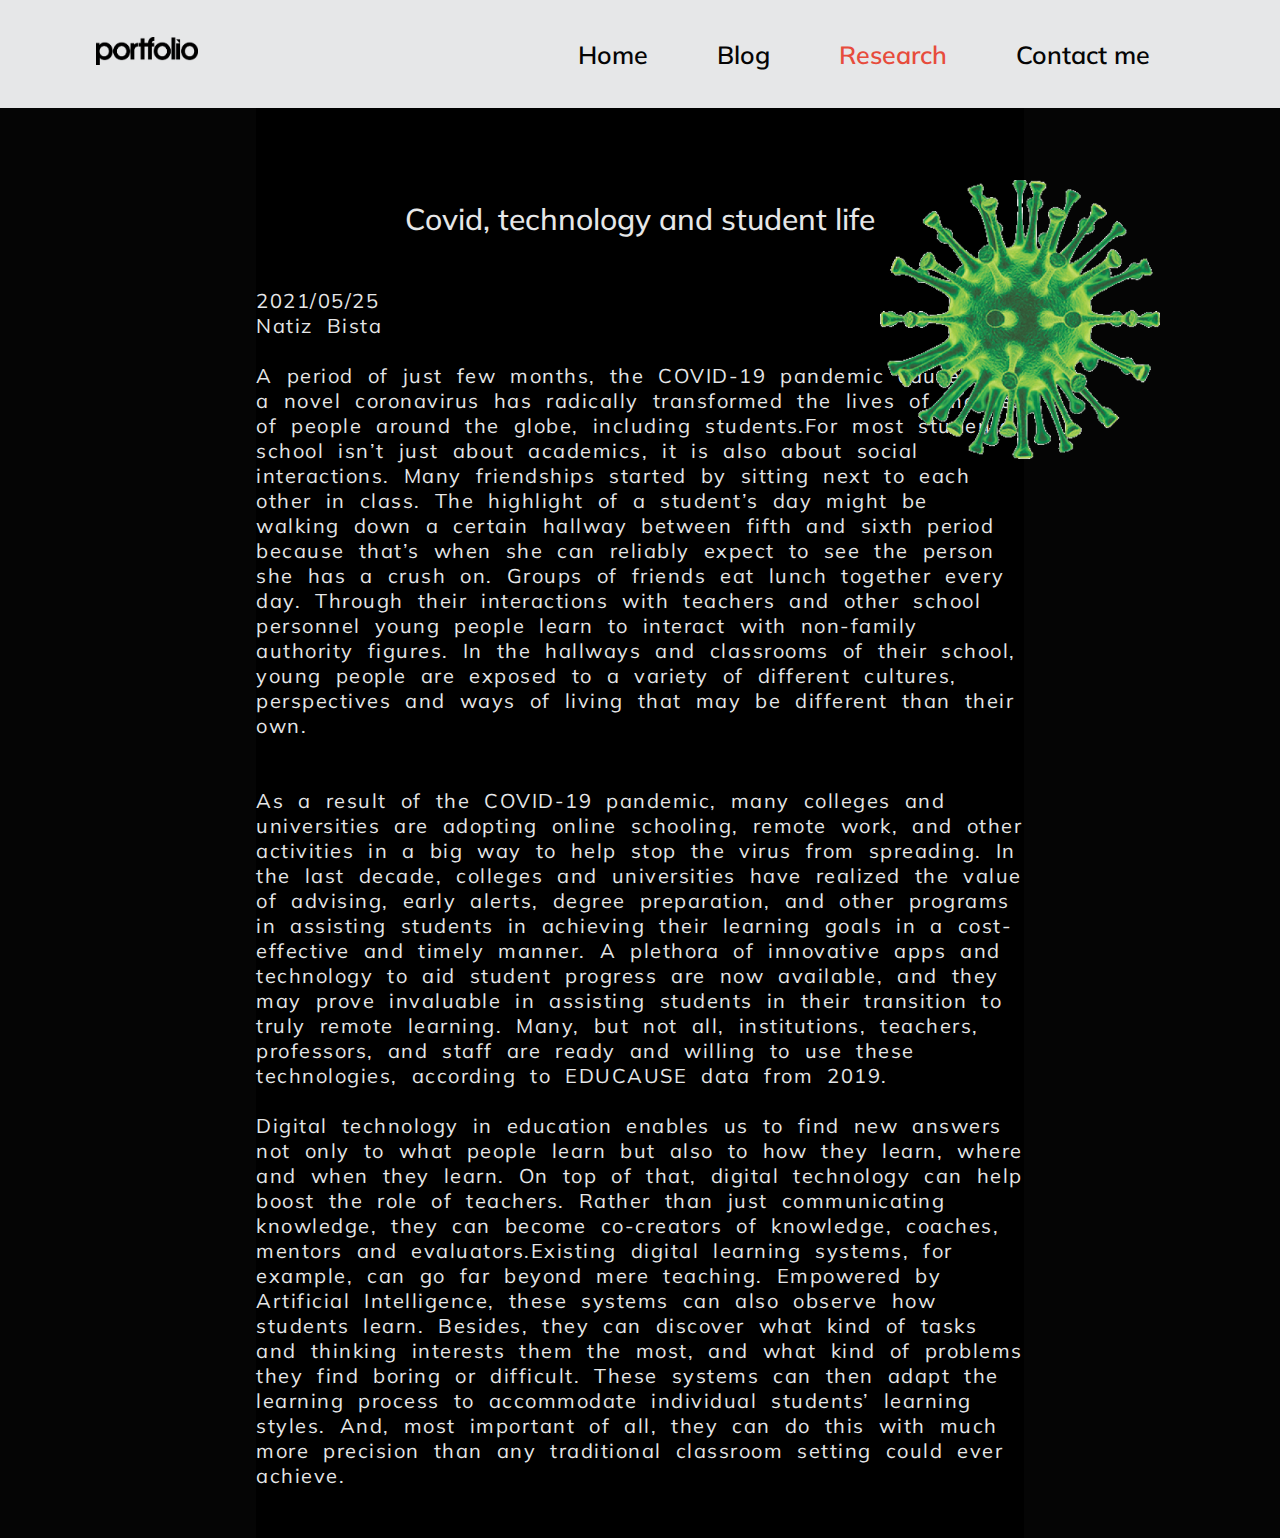
<file: Blog/index.html>
<!DOCTYPE html>
<html lang="en">
<head>
   <!-- meta tags--> 
   <meta charset="UTF-8">
   <meta http-equiv="X-UA-Compatible" content="IE=edge">
   <meta name="viewport" content="width=device-width, initial-scale=1.0">
   <title>Blog</title>
    <!--linking stylesheet --> 
   <link rel="stylesheet" href="style.css">
   <!--internal styling-->
   <style>
    /*importing google fonts */
     @import url('https://fonts.googleapis.com/css2?family=Anton&family=Mulish:wght@200&display=swap');
     </style>
</head>
<body>
 <!-- creating navigation bar-->  
   <nav>
      <!-- creating logo division of navigation bar--> 
       <div class="logo">
           <a href=""><img src="PNGIX.com_portfolio-logo-png_5014855.png" alt=""></a>
       </div>
        <!-- creating links division for navigation bar--> 
       <div class="items">
           <a href="../home/index.html">Home</a>
           <a href="../Blog/index.html">Blog</a>
           <a href="../Research/index.html">Research</a>
           <a href="../contact/index.html">Contact me</a>
       </div>
   </nav>
   <!--section for blog-->
    <article>
        <div class="article-texts">
            <!--inline css-->
            <h1 style="text-align: center;">Covid, technology and student life</h1>
            <p>2021/05/25 <br>Natiz Bista <br> <br>A period of just few months, the COVID-19 pandemic caused by a novel coronavirus has radically transformed the lives of masses of people around the globe, including students.For most students school isn’t just about academics, it is also about social interactions. Many friendships started by sitting next to each other in class. The highlight of a student’s day might be walking down a certain hallway between fifth and sixth period because that’s when she can reliably expect to see the person she has a crush on. Groups of friends eat lunch together every day. Through their interactions with teachers and other school personnel young people learn to interact with non-family authority figures. In the hallways and classrooms of their school, young people are exposed to a variety of different cultures, perspectives and ways of living that may be different than their own. <br> <br> <br>  As a result of the COVID-19 pandemic, many colleges and universities are adopting online schooling, remote work, and other activities in a big way to help stop the virus from spreading. In the last decade, colleges and universities have realized the value of advising, early alerts, degree preparation, and other programs in assisting students in achieving their learning goals in a cost-effective and timely manner. A plethora of innovative apps and technology to aid student progress are now available, and they may prove invaluable in assisting students in their transition to truly remote learning. Many, but not all, institutions, teachers, professors, and staff are ready and willing to use these technologies, according to EDUCAUSE data from 2019. <br> <br>Digital technology in education enables us to find new answers not only to what people learn but also to how they learn, where and when they learn. On top of that, digital technology can help boost the role of teachers. Rather than just communicating knowledge, they can become co-creators of knowledge, coaches, mentors and evaluators.Existing digital learning systems, for example, can go far beyond mere teaching. Empowered by Artificial Intelligence, these systems can also observe how students learn. Besides, they can discover what kind of tasks and thinking interests them the most, and what kind of problems they find boring or difficult. These systems can then adapt the learning process to accommodate individual students’ learning styles. And, most important of all, they can do this with much more precision than any traditional classroom setting could ever achieve.</p>
        </div>
    </article>
    <!--image for blog-->
    <div class="image1">
        <img src="c9d8a94b1b2763367a98456840404ca1.png" alt="">
    </div>
    <!--linking script file-->
    <script src="script.js"></script>
    
</body>
</html>
</file>
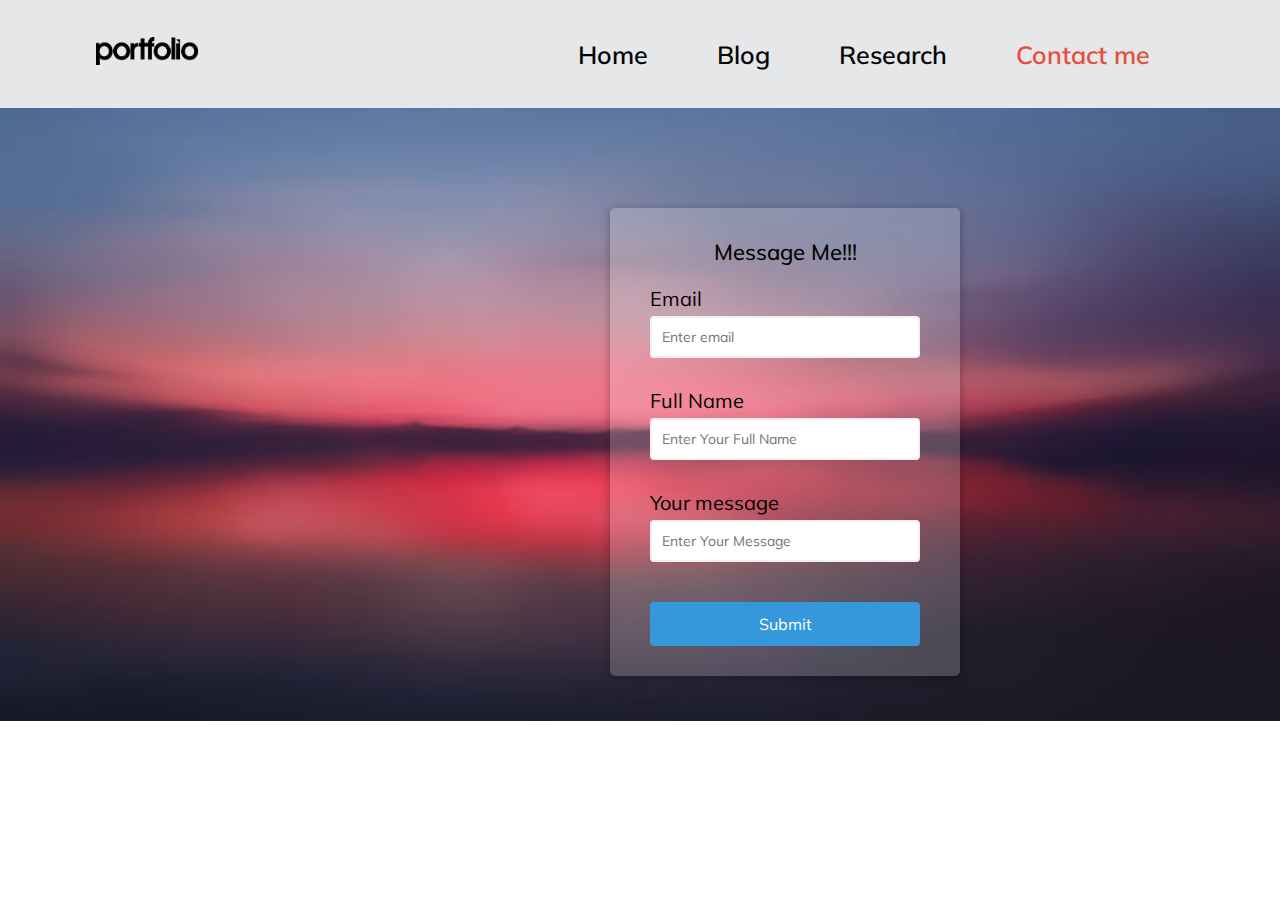
<file: contact/index.html>
<!DOCTYPE html>
<html lang="en">
<head>
   <!--meta tags-->
    <meta charset="UTF-8">
    <meta http-equiv="X-UA-Compatible" content="IE=edge">
    <meta name="viewport" content="width=device-width, initial-scale=1.0">
    <title>Contact Page</title>
     <!--linking the external stylesheet-->
    <link rel="stylesheet" href="style.css">
</head>
<body>
   <!-- creating navigation bar-->  
   <nav>
    <!-- creating logo division of navigation bar--> 
     <div class="logo">
         <a href=""><img src="PNGIX.com_portfolio-logo-png_5014855.png" alt=""></a>
     </div>
      <!-- creating links division for navigation bar--> 
     <div class="items">
         <a href="../home/index.html">Home</a>
         <a href="../Blog/index.html">Blog</a>
         <a href="../Research/index.html">Research</a>
         <a href="../contact/index.html">Contact me</a>
     </div>
  </nav>
    <!--creating container for the form-->
    <div class="container">
       <!--creating the form-->
        <form id="form" class="form">
          <h2>Message Me!!!</h2>
           <!--division for email-->
          <div class="form-control">
            <label for="email">Email</label>
            <input type="email" id="Email" placeholder="Enter email" />
            <small>Error message</small>
          </div>
           <!--division for full name-->
          <div class="form-control">
            <label for="name">Full Name</label>
            <input type="text" id="fullName" placeholder="Enter Your Full Name" />
            <small>Error message</small>
          </div>
           <!--division for message-->
          <div class="form-control">
            <label for="message">Your message</label>
            <input type="text" id="message" placeholder="Enter Your Message" />
            <small>Error message</small>
          </div>
           <!--submit button-->
          <button type="submit" id="submit">Submit</button>
        </form>
      </div>
       <!--linking the script file-->
      <script src="script.js"></script>
</body>
</html>
</file>
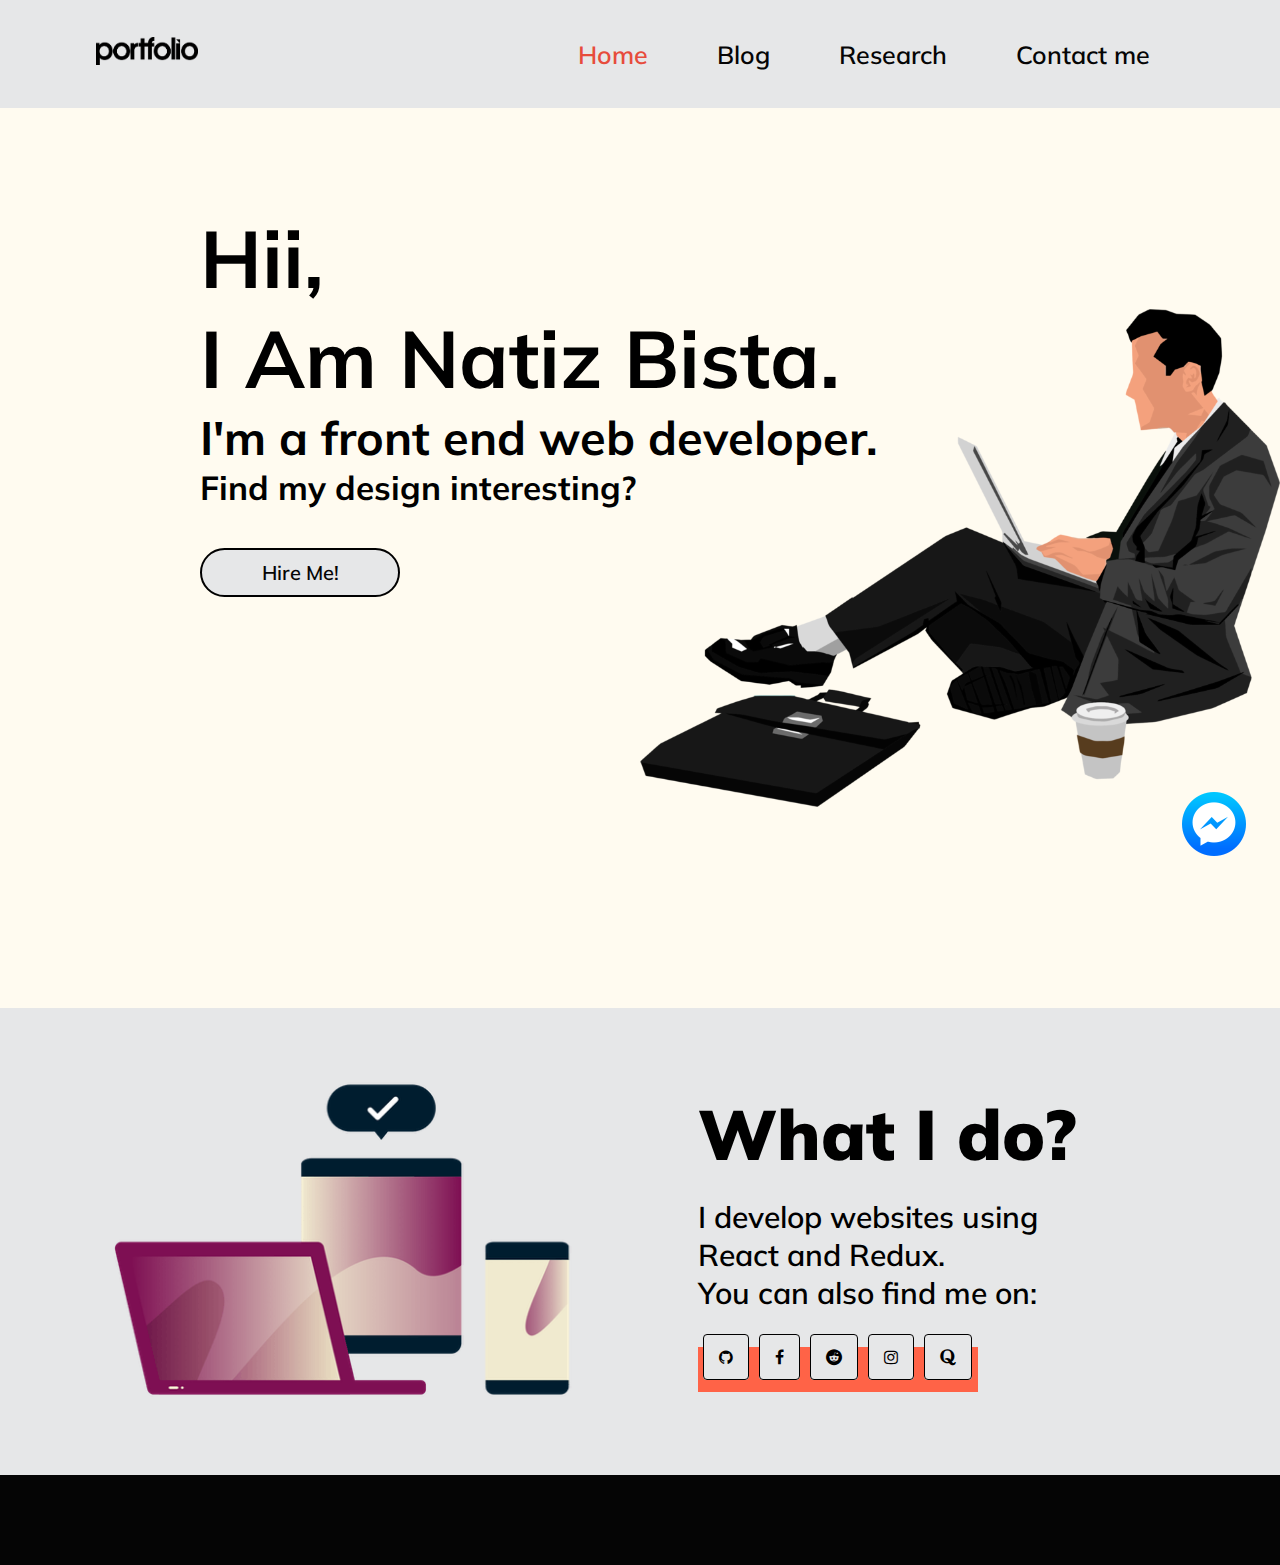
<file: home/index.html>
<!DOCTYPE html>
<html lang="en">
<head>
   <!-- meta tags--> 
    <meta charset="UTF-8">
    <meta http-equiv="X-UA-Compatible" content="IE=edge">
    <meta name="viewport" content="width=device-width, initial-scale=1.0">
    <title>Home page</title>
     <!--linking stylesheet --> 
    <link rel="stylesheet" href="style.css">
     <!--linking the icons --> 
    <link rel="stylesheet" href="https://cdnjs.cloudflare.com/ajax/libs/font-awesome/4.7.0/css/font-awesome.min.css">
     <!--internal CSS styling --> 
    <style>
     /*importing google fonts */
      @import url('https://fonts.googleapis.com/css2?family=Anton&family=Mulish:wght@200&display=swap');
      </style>
</head>
<body>
  <!-- creating navigation bar-->  
    <nav>
       <!-- creating logo division of navigation bar--> 
        <div class="logo">
            <a href=""><img src="PNGIX.com_portfolio-logo-png_5014855.png" alt=""></a>
        </div>
         <!-- creating links division for navigation bar--> 
        <div class="items">
            <a href="../home/index.html">Home</a>
            <a href="../Blog/index.html">Blog</a>
            <a href="../Research/index.html">Research</a>
            <a href="../contact/index.html">Contact me</a>
        </div>
    </nav>
     <!-- creating the introduction part--> 
    <div class="main-texts">
      <div class="texts">
        <h1>Hii, <br>I Am Natiz Bista.</h1>
        <h3>I'm a front end web developer.</h3>
        <h5>Find my design interesting?</h5>
        <button href="../contact/index.html">Hire Me!</button>
      </div>
    </div>
     <!-- section for secondary information--> 
    <section class="four">
        <!--image for this section --> 
        <div class="image">
            <img src="3.jpg" alt="">
        </div>
         <!--texts of this section --> 
        <div class="text">
            <h1>What I do?</h1>
            <p>I develop websites using <br> React and Redux. <br> You can also find me on:</p>
             <!-- links to different social medias--> 
            <ul>
                <li><a href="https://github.com/Natiz88" target="_blank"><i class="fa fa-github"></i></a></li>
                <li><a href="https://www.facebook.com/sqrandle.hatred" target="_blank"><i class="fa fa-facebook"></i></a></li>
                <li><a href=""><i class="fa fa-reddit"></i></a></li>
                <li><a href=""><i class="fa fa-instagram"></i></a></li>
                <li><a href=""><i class="fa fa-quora"></i></a></li>
            </ul>
        </div>
    </section>
         <!--creating container for the form-->
    <div class="container" id="container">
      <!--creating the form-->
       <form id="form" class="form">
         <h2>Message Me!!!</h2>
          <!--division for email-->
         <div class="form-control">
           <label for="email">Email</label>
           <input type="email" id="Email" placeholder="Enter email" />
           <small>Error message</small>
         </div>
          <!--division for full name-->
         <div class="form-control">
           <label for="name">Full Name</label>
           <input type="text" id="fullName" placeholder="Enter Your Full Name" />
           <small>Error message</small>
         </div>
          <!--division for message-->
         <div class="form-control">
           <label for="message">Your message</label>
           <input type="text" id="message" placeholder="Enter Your Message" />
           <small>Error message</small>
         </div>
          <!--submit button-->
         <button type="submit" id="submit">Submit</button>
       </form>
     </div>
    <div class="messenger-icon">
     <img src="2018_social_media_popular_app_logo_messenger-128.webp" alt="" id="icon">
    </div>
     <!--creating a footer --> 
    <footer>

    </footer>
     <!--linking the script page --> 
    <script src="script.js"></script>
</body>
</html>
</file>
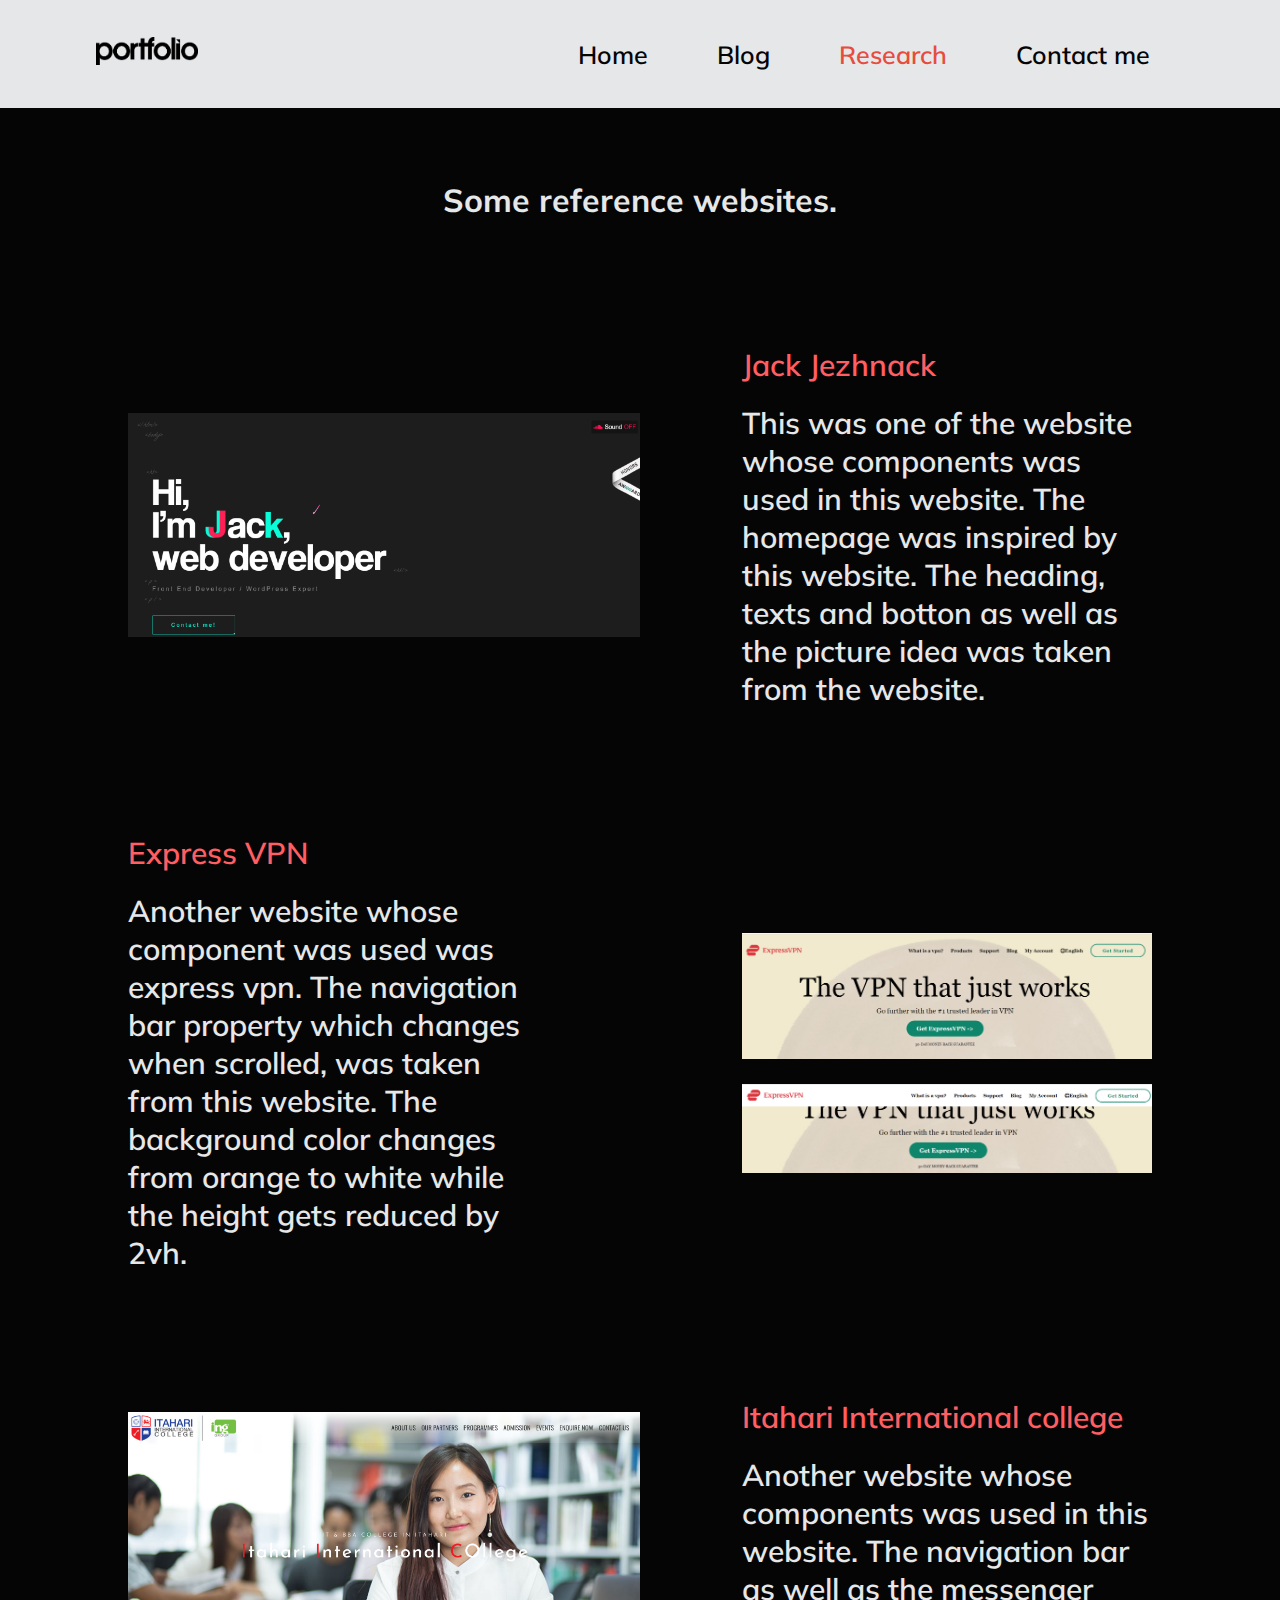
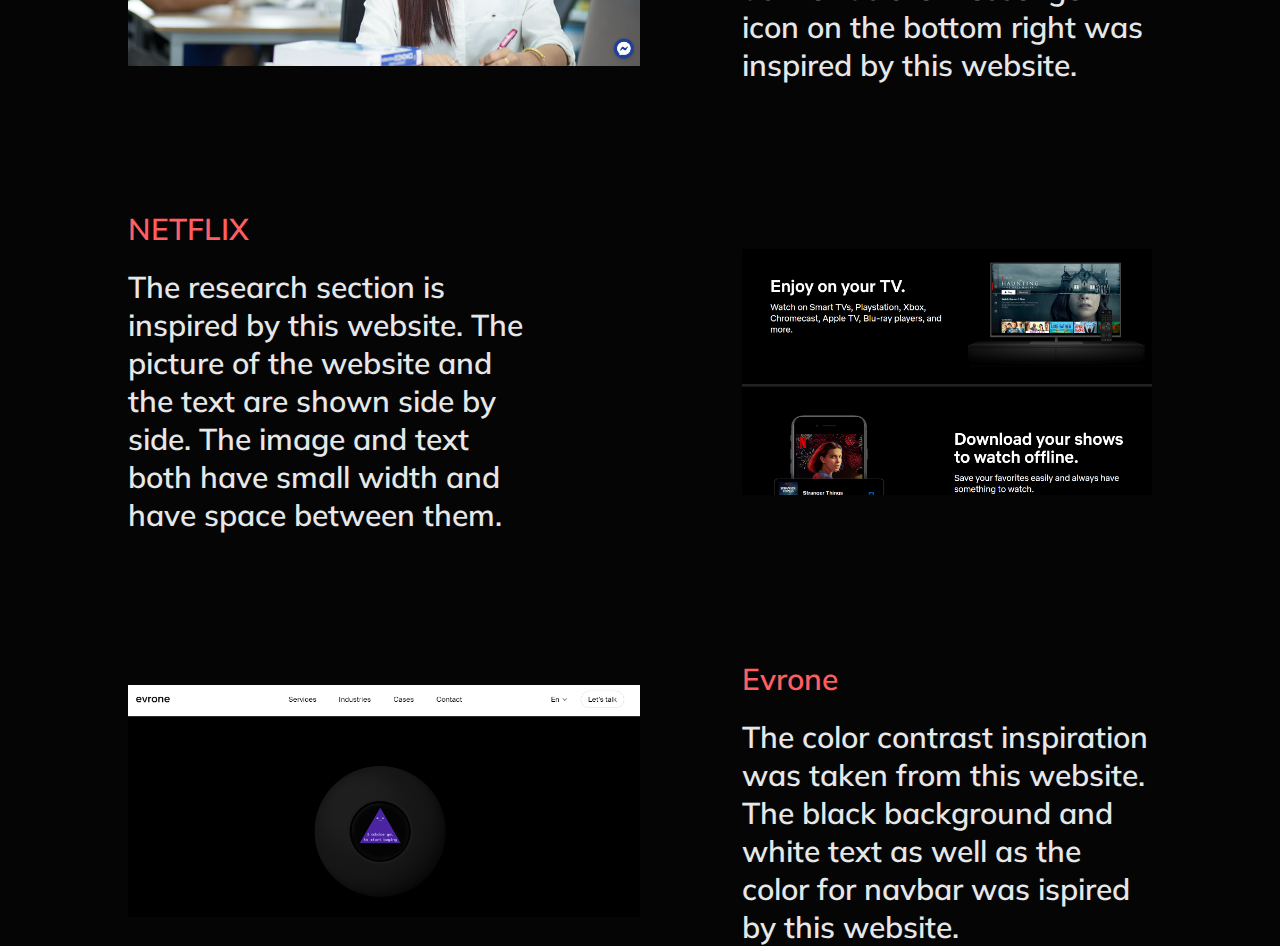
<file: Research/index.html>
<!DOCTYPE html>
<html lang="en">
<head>
   <!-- meta tags--> 
   <meta charset="UTF-8">
   <meta http-equiv="X-UA-Compatible" content="IE=edge">
   <meta name="viewport" content="width=device-width, initial-scale=1.0">
   <title>Research</title>
    <!--linking stylesheet --> 
   <link rel="stylesheet" href="style.css">
   <!--internal styling-->
   <style>
    /*importing google fonts */
     @import url('https://fonts.googleapis.com/css2?family=Anton&family=Mulish:wght@200&display=swap');
     </style>
</head>
<body>
 <!-- creating navigation bar-->  
   <nav>
      <!-- creating logo division of navigation bar--> 
       <div class="logo">
           <a href=""><img src="PNGIX.com_portfolio-logo-png_5014855.png" alt=""></a>
       </div>
        <!-- creating links division for navigation bar--> 
       <div class="items">
           <a href="../home/index.html">Home</a>
           <a href="../Blog/index.html">Blog</a>
           <a href="../Research/index.html">Research</a>
           <a href="../contact/index.html">Contact me</a>
       </div>
   </nav>
   <!--division for header-->
    <div class="main-texts">
        <!--inline style-->
        <h1 style="text-align: center;margin-top: 20vh;">Some reference websites.</h1>
    </div>
    <!--division for website of jack-->
    <div class="jack">
        <div class="image">
            <img src="jack.png" alt="">
        </div>
        <div class="para">
            <a href="http://jacekjeznach.com">Jack Jezhnack</a>
             <p style="padding-top:20px;" >This was one of the website whose components was used in this website. The homepage was inspired by this website. The heading, texts and botton as well as the picture idea was taken from the website.</p>
        </div>
    </div>
    <!--division for website of express-->
    <div class="express">
        <div class="para">
            <a href="http://expressvpn.com">Express VPN</a>
             <p style="padding-top:20px;" >Another website whose component was used was express vpn. The navigation bar property which changes when scrolled, was taken from this website. The background color changes from orange to white while the height gets reduced by 2vh.</p>
        </div>
        <div class="image">
            <img src="express.png" alt="" style="margin-bottom: 25px;">
            <img src="express2.png" alt="">
        </div>
    </div>
    <!--division for website of iic-->
    <div class="iic">
        <div class="image">
            <img src="iic.png" alt="">
        </div>
        <div class="para">
            <a href="http://iic.edu.np">Itahari International college</a>
             <p style="padding-top:20px;" >Another website whose components was used in this website. The navigation bar as well as the messenger icon on the bottom right was inspired by this website.</p>
        </div>
    </div>
    <!--division for website of netflix-->
    <div class="netflix">
        <div class="para">
            <a href="http://netflix.com">NETFLIX</a>
             <p style="padding-top:20px;" >The research section is inspired by this website. The picture of the website and the text are shown side by side. The image and text both have small width and have space between them.</p>
        </div>
        <div class="image">
            <img src="netflix.png" alt="">
        </div>
    </div>
    <!--division for website of evrone-->
    <div class="evrone">
        <div class="image">
            <img src="evrone.png" alt="">
        </div>
        <div class="para">
            <a href="http://evrone.com">Evrone</a>
             <p style="padding-top:20px;" >The color contrast inspiration was taken from this website. The black background and white text as well as the color for navbar was ispired by this website.</p>
        </div>
    </div>
  <!--linking script file-->
    <script src="script.js"></script>

</body>
</html>
</file>
<file: Blog/style.css>
/*resetting the padding and margin yo all the elements */
*{
    margin:0;
    padding:0;
    box-sizing: border-box;
    font-family: 'Anton', sans-serif;
    font-family: 'Mulish', sans-serif;     
}
/*styling the navigation bar */
nav{
    background:#e6e7e8;
    top:0;
    width:100%;
    height:12vh;
    display:flex;
    align-items: center;
    justify-content: space-around;
    position: fixed;
    z-index: 100;
    transition: all 0.2s linear;
}
/*styling the links insde nav bar */
nav a{
    color:#050505;
    text-decoration: none;
    font-size: 25px;
    font-weight: 600;;
}
/*styling the logo division in the navbar */
nav .logo{
    width:20%;
}
nav .logo img{
    width: 40%;
}
/*styling the texts in navbar */
nav .items{
    width:50%;
    display: flex;
    justify-content: space-around;
}
/*hover effects */
nav a:nth-child(3),
nav a:hover{
    color:#e74c3c;
}
/*styling the toogle classes */
nav.active{
    height: 10vh;
    background:#e6e7e8;
    transition: all 0.1s linear;
}
/*links of the toogle class */
nav.active a{
    color:black;
}
/*hover effect for the toogle class */
nav.active a:nth-child(2),
nav.active a:hover{
    color:#ff5e62; 
}
/*styling the image inside article*/
article img{
    position: absolute;
    width: 100%;
    height: 80vh;
    z-index: -100;
}
/*styling the article*/
article{
    width: 100%;
    background-size: cover;
    position: relative;
    color:#e6e7e8;
    background-color: #050505;
    z-index: -11;
}
/*styling the texts in article*/
.article-texts{
    width: 60%;
    margin: auto;
    background-color: black;
}
/*styling the header inside article*/
.article-texts h1{
    padding-top: 200px;
    font-size: 30px;
    font-weight: 500;
}
/*styling the paragraph in article*/
.article-texts p{
    padding: 50px 0;
    font-size: 20px;
    font-weight: 400;
    letter-spacing: 1.5px;
    word-spacing: 7.5px;
}
/*styling the first image division*/
.image1{
    position:absolute;
    top: 20vh;
    right:0px;
    z-index: -10;
}
.image1 img{
    width: 70%;
}
</file>
<file: contact/style.css>
@import url('https://fonts.googleapis.com/css2?family=Anton&family=Mulish:wght@200&display=swap');
/*resetting the margins and paddings*/
*{
    margin:0;
    padding:0;
    box-sizing: border-box;
    font-family: 'Anton', sans-serif;
    font-family: 'Mulish', sans-serif; 
}
/*styling body tag */
body{
  position: relative;
  background-image: url(sunset-dusk-twilight-reflections-wallpaper-preview.jpg);
  background-repeat: no-repeat;
  background-size: cover;
}
/*styling the navigation bar */
nav{
  background:#e6e7e8;
  width:100%;
  height:12vh;
  display:flex;
  align-items: center;
  justify-content: space-around;
  z-index: 100;
}
/*styling the links insde nav bar */
nav a{
  color:#050505;
  text-decoration: none;
  font-size: 25px;
  font-weight: 600;;
}
/*styling the logo division in the navbar */
nav .logo{
  width:20%;
}
nav .logo img{
  width: 40%;;
}
/*styling the texts in navbar */
nav .items{
  width:50%;
  display: flex;
  justify-content: space-around;
}
/*hover effects */
nav a:last-child,
nav a:hover{
  color:#e74c3c;
}

/*styling the container of the form*/
.container {
  background-color:rgba(255, 255, 255,0.2);
  border-radius: 5px;
  box-shadow: 0 2px 10px rgba(0, 0, 0, 0.3);
  width: 350px;
  transform:translate(610px,100px);
}

h2 {
  text-align: center;
  font-size: 22px;
  font-weight: 500;
  margin: 0 0 20px;
  color: black;
}

 /*styling the form */ 
 .form {
  padding: 30px 40px;
}
/*styling the elements of the form */
.form-control {
  margin-bottom: 10px;
  padding-bottom: 20px;
  position: relative;
}
/*styling the labels in the form */  
.form-control label {
  color: black;
  font-size: 20px;
  font-weight: 400;
  display: block;
  margin-bottom: 5px;
}
/*stytling the input section in the form */ 
.form-control input {
  border: 2px solid #f0f0f0;
  border-radius: 4px;
  display: block;
  width: 100%;
  padding: 10px;
  font-size: 14px;
}
/*when the input section is clicked */
.form-control input:focus {
  outline: 0;
  border-color: #ff9966;
}
/*toogle class when error */
.form-control.error input {
  border: 2px solid #e74c3c;
}
/*toogle class when success */
.form-control.success input{
   border-color: #2ecc71;
}
/*error message */
.form-control small {
  color: #e74c3c;
  position: absolute;
  bottom: 0;
  left: 0;
  opacity:0;
  font-size: 16px;
  font-weight: 600;
  letter-spacing: 1.5px;
}
/*error toogle class */
.form-control.error small {
  opacity: 1;
}
/*styling the button on the form */ 
.form button {
  cursor: pointer;
  background-color: #3498db;
  border: 2px solid #3498db;
  border-radius: 4px;
  color: #fff;
  display: block;
  font-size: 16px;
  padding: 10px;
  margin-top: 20px;
  width: 100%;
}
</file>
<file: home/style.css>
/*resetting the padding and margin yo all the elements */
*{
    margin:0;
    padding:0;
    box-sizing: border-box;  
    font-family: 'Anton', sans-serif;
    font-family: 'Mulish', sans-serif;  
}
/*styling the body tag */
body{
    background-color: #e6e7e8;
}
/*styling the navigation bar */
nav{
    background:#e6e7e8;
    top:0;
    width:100%;
    height:12vh;
    display:flex;
    align-items: center;
    justify-content: space-around;
    position: fixed;
    z-index: 100;
    transition: all 0.2s linear;
}
/*styling the links insde nav bar */
nav a{
    color:#050505;
    text-decoration: none;
    font-size: 25px;
    font-weight: 600;;
}
/*styling the logo division in the navbar */
nav .logo{
    width:20%;
}
nav .logo img{
    width: 40%;;
}
/*styling the texts in navbar */
nav .items{
    width:50%;
    display: flex;
    justify-content: space-around;
}
/*hover effects */
nav a:first-child,
nav a:hover{
    color:#e74c3c;
}
/*styling the toogle classes */
nav.active{
    height: 10vh;
    background:#e6e7e8;
    transition: all 0.1s linear;
}
/*links of the toogle class */
nav.active a{
    color:black;
    text-decoration: none;
}
/*hover effect for the toogle class */
nav.active a:first-child,
nav.active a:hover{
    color:#ff5e62; 
}
/*styling the background image */
.background-image1{
    position: relative;
    width: 100%;
    height:80vh;
    background-color: red;
    z-index: 500;
}
.background-image1 img{
    position: absolute;
    width: 50%;
}
/*styling the text of introduction part */
.main-texts{
    color:black;
    background-color: #fffbf0;
    margin-top: 12vh;
    height: 100vh;
    display: flex;
    flex-direction: column;
    background-image: url(pngfind.com-man-sitting-png-394983.png);;
    background-repeat: no-repeat;
    background-position: right;
    background-size: 50%;
    font-size: 40px;
}
.main-texts .texts{
    position: absolute;
    left: 200px;
    margin-top: 100px;
}
/*styling the button */
button{
    background-color: #e6e7e8;
    color: #050505;
    border: 2px solid black;
    width: 200px;
    padding: 10px 50px;
    border-radius: 40px;
    font-size: 20px;
    font-weight: 600;
    cursor: pointer;
    margin-top: 40px;
    transition: all 0.3s ease-in;
    font-family: 'Anton', sans-serif;
    font-family: 'Mulish', sans-serif
}
/*adding hover effects to the button */
button:hover{
    transform: scale(1.06);
    transition: all 0.3s ease-in;
}
.special{
    color:white;
    border-radius: 40px;
    text-decoration: none;
    cursor: pointer;
}
/*applying hover effexts to links in  */
.main-texts a:hover{
    background-color:white;
    color:black;
    border: 2px solid #ff5e62;
}
/*styling the secondary information section*/
.four{
    width: 90%;
    margin: auto;
    display: flex;
    justify-content: space-between;
    align-items: center;
    margin-top: 0;
    font-family: 'Anton', sans-serif;
    font-family: 'Mulish', sans-serif;
    background-color: #e6e7e8;
}
/*styling the unordered list inside the four section */
.four ul {
    display: flex;
    justify-content: space-around;
    list-style: none;
    text-decoration: none;
    width: 280px;
    padding-bottom: 25px;
    background-color: tomato;
    color: #e6e7e8;
}
/*styling the links inside the unordered list */
.four ul a{
   width: 50px;
   padding: 12px 15px;
   border: 1px solid black;
   background-color:#e6e7e8;
   height: 32px;
   color: black;
   margin-bottom: 40px;
   border-radius: 4px;
}
    .four ul li{
        transition: transform 0.3s ease-in;
    }
/*adding hover effects to the links */
.four ul li:hover{
   transform: translateY(-10px);
   transition: transform 0.3s ease-in;
}
/*styling the image of four section */
.four .image{
    width: 45%;
    padding-left: 50px;
}
.four .image img{
    width: 100%;
}
/*styling the texts of four section */
.four .text{
    width: 45%;
}
.four h1{
    font-size: 70px;
    font-weight: 900;
    padding-bottom: 20px;
}
.four p{
    padding-bottom: 35px;
    font-size: 30px;
    font-weight: 600;
}
/*styling the icon at the bottom right */
.messenger-icon{
  position: fixed;
  bottom: 40px;
  right: -30px;
  cursor: pointer;
}
.messenger-icon img{
    width: 50%;
}
/*styling the footer*/
footer{
    height:10vh;
    width:100%;
    background-color:#050505;
}
/*styling the container fot the form */
.container {
    background-color:#e6e7e8;
    border-radius: 15px;
    box-shadow: 0 2px 10px rgba(0, 0, 0, 0.3);
    width: 350px;
    position: fixed;
    bottom:120px;
    right: 20px;
    display: none;
}
.container.active{
    display: block;
}
  /*header2 inside the container */
h2 {
    text-align: center;
    margin: 0 0 20px;
    color: black;
}
 /*styling the form */ 
.form {
    padding: 30px 40px;
}
  /*styling the elements of the form */
.form-control {
    margin-bottom: 10px;
    padding-bottom: 20px;
    position: relative;
}
/*styling the labels in the form */  
.form-control label {
    color: black;
    font-size: 24px;
    font-weight: 600;
    display: block;
    margin-bottom: 5px;
}
 /*stytling the input section in the form */ 
.form-control input {
    border: 2px solid #f0f0f0;
    border-radius: 4px;
    display: block;
    width: 100%;
    padding: 10px;
    font-size: 14px;
}
  /*when the input section is clicked */
.form-control input:focus {
    outline: 0;
    border-color: #ff9966;
}
  /*toogle class when error */
.form-control.error input {
    border: 2px solid #e74c3c;
}
/*toogle class when success */
.form-control.success input{
     border-color: #2ecc71;
}
  /*error message */
.form-control small {
    color: #e74c3c;
    position: absolute;
    bottom: 0;
    left: 0;
    opacity:0;
    font-size: 16px;
    font-weight: 600;
    letter-spacing: 1.5px;
}
  /*error toogle class */
.form-control.error small {
    opacity: 1;
}
 /*styling the button on the form */ 
.form button {
    cursor: pointer;
    background-color: #3498db;
    border: 2px solid #3498db;
    border-radius: 4px;
    color: #fff;
    display: block;
    font-size: 16px;
    padding: 10px;
    margin-top: 20px;
    width: 100%;
}
</file>
<file: Research/style.css>
/*resetting the padding and margin yo all the elements */
*{
    margin:0;
    padding:0;
    box-sizing: border-box; 
    font-family: 'Anton', sans-serif;
    font-family: 'Mulish', sans-serif;   
}
/*styling the body tag */
body{
    background-color: #050505;
    color: #e6e7e8;
}
/*styling the navigation bar */
nav{
    background:#e6e7e8;
    top:0;
    width:100%;
    height:12vh;
    display:flex;
    align-items: center;
    justify-content: space-around;
    position: fixed;
    z-index: 100;
    transition: all 0.2s linear;
    font-family: 'Amatic SC', cursive;
}
/*styling the links insde nav bar */
nav a{
    color:#050505;
    text-decoration: none;
    font-size: 25px;
    font-weight: 600;;
}
/*styling the logo division in the navbar */
nav .logo{
    width:20%;
}
nav .logo img{
    width: 40%;;
}
/*styling the texts in navbar */
nav .items{
    width:50%;
    display: flex;
    justify-content: space-around;
}
/*hover effects */
nav a:nth-child(3),
nav a:hover{
    color:#e74c3c;
}
/*styling the toogle classes */
nav.active{
    height: 10vh;
    background:#e6e7e8;
    transition: all 0.1s linear;
}
/*links of the toogle class */
nav.active a{
    color:black;
}
/*hover effect for the toogle class */
nav.active a:nth-child(4),
nav.active a:hover{
    color:#ff5e62; 
}
/*styling iic division*/
.iic{
    padding-top: 14vh;
    width: 80%;
    margin: auto;
    background-color: #050505;
    display: flex;
    justify-content: space-between;
    align-items: center;
}
/*styling image in iic division*/
.iic .image{
    width: 50%;
}
.iic .image img{
    width: 100%;
}
/*styling texts in icc division*/
.iic .para{
    width: 40%;
    font-size: 30px;
    font-weight: 600;
}
/*styling the links*/
.iic a{
    color:#ff5e62;
    text-decoration: none;
}
.iic a:hover{
    color:skyblue;
    text-decoration: underline;
}
/*styling the express division*/
.express{
    padding-top: 14vh;
    width: 80%;
    margin: auto;
    display: flex;
    justify-content: space-between;
    align-items: center;
}
.express .image{
    width: 40%;
    display: flex;
    flex-direction: column;
}
.express .image img{
    width: 100%;
}
.express .para{
    width: 40%;
    font-size: 30px;
    font-weight: 600;
}
.express a{
    color:#ff5e62;
    text-decoration: none;
}
.express a:hover{
    color:skyblue;
    text-decoration: underline;
}
/*styling the jack division*/
.jack{
    padding-top: 14vh;
    width: 80%;
    margin: auto;
    display: flex;
    justify-content: space-between;
    align-items: center;
}
.jack .image{
    width: 50%;
}
.jack .image img{
    width: 100%;
}
.jack .para{
    width: 40%;
    font-size: 30px;
    font-weight: 600;
}
.jack a{
    color:#ff5e62;
    text-decoration: none;
}
.jack a:hover{
    color:skyblue;
    text-decoration: underline;
}
/*styling the netflix division*/
.netflix{
    padding-top: 14vh;
    width: 80%;
    margin: auto;
    display: flex;
    justify-content: space-between;
    align-items: center;
}
.netflix .image{
    width: 40%;
    display: flex;
    flex-direction: column;
}
.netflix .image img{
    width: 100%;
}
.netflix .para{
    width: 40%;
    font-size: 30px;
    font-weight: 600;
}
.netflix a{
    color:#ff5e62;
    text-decoration: none;
}
.netflix a:hover{
    color:skyblue;
    text-decoration: underline;
}
/*sthyling the evrone division*/
.evrone{
    padding-top: 14vh;
    width: 80%;
    margin: auto;
    display: flex;
    justify-content: space-between;
    align-items: center;
}
.evrone .image{
    width: 50%;
}
.evrone .image img{
    width: 100%;
}
.evrone .para{
    width: 40%;
    font-size: 30px;
    font-weight: 600;
}
.evrone a{
    color:#ff5e62;
    text-decoration: none;
}
.evrone a:hover{
    color:skyblue;
    text-decoration: underline;
}
</file>
